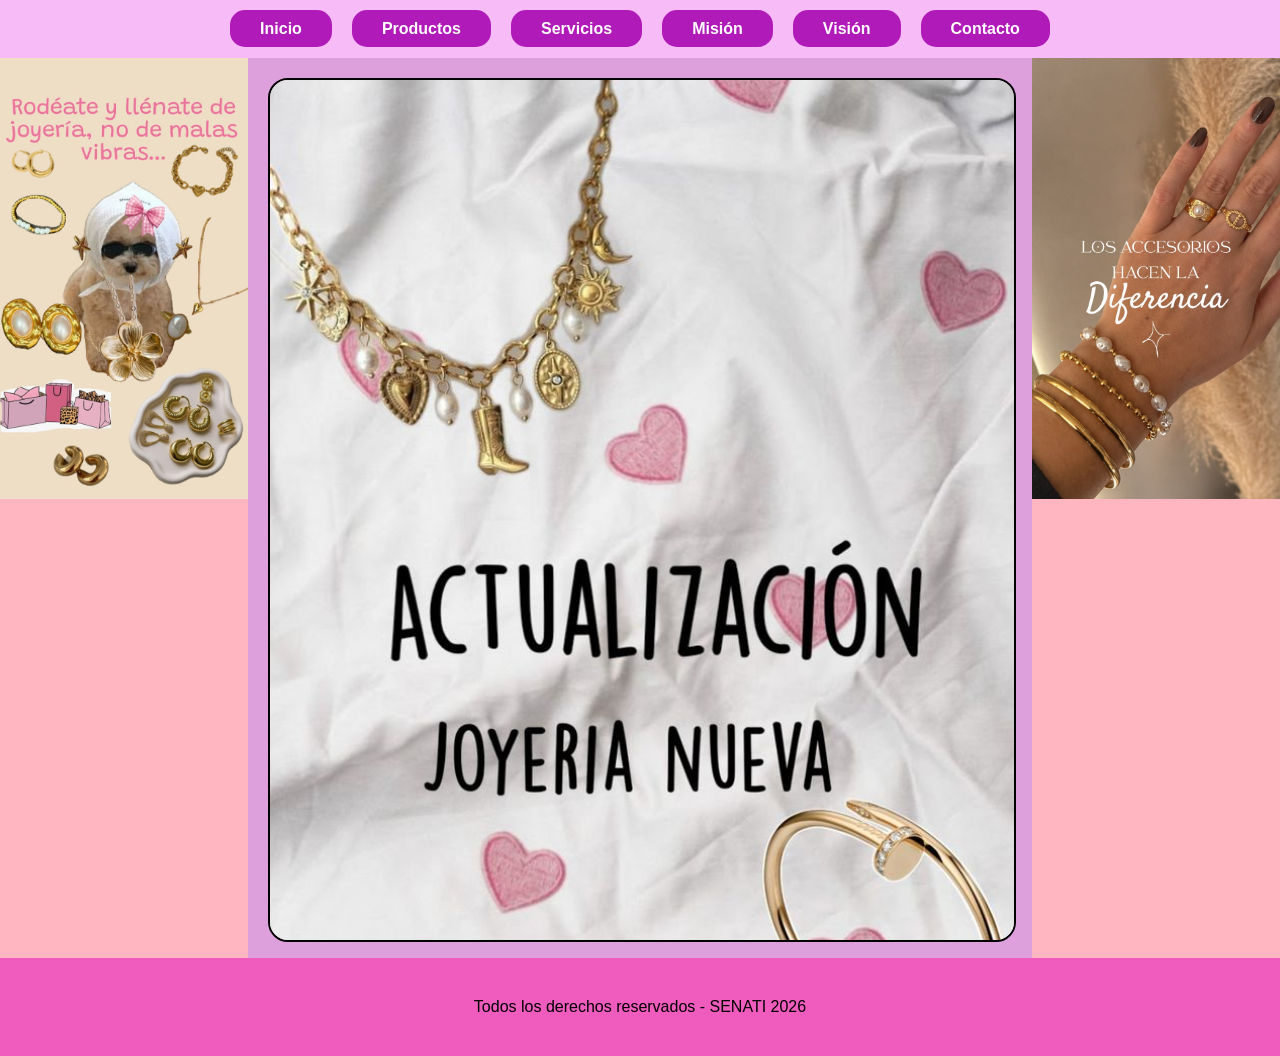
<file: index.html>
<!DOCTYPE html>
<html lang="es">
<head>
    <meta charset="UTF-8">
    <meta name="viewport" content="width=device-width, initial-scale=1.0">
    <title>HANNIEL JL</title>  
    <link rel="stylesheet" href="estilos.css">
</head>
</body>
        </header>
      </nav>
            <ul id="menú">
                <li><a href="portada.html" target="frame_contenido">Inicio</a></li>
                <li><a href="productos.html" target="frame_contenido">Productos</a></li>
                <li><a href="servicios.html" target="frame_contenido">Servicios</a></li>
                <li><a href="misión.html" target="frame_contenido">Misión</a></li>
                <li><a href="visión.html" target="frame_contenido">Visión</a></li>
                <li><a href="contacto.html" target="frame_contenido">Contacto</a></li>
            </ul>
        </nav>
    </header>
    <div id="contenedor">
        <div id="publicidad1">
            <p></p>
            <img src="imagenes/WhatsApp Image 2026-09-01 at 07.32.45.jpeg" alt="">
        </div>
        <div id="contenido">
    <iframe name="frame_contenido" src="portada.html" frameborder="2"></iframe>
        </div>
        <div id="publicidad2">
            <p></p>
            <img src="imagenes/WhatsApp Image 2026-09-01 at 07.32.44.jpeg" alt="">
        </div>

    </div>
    <footer>
        <P>Todos los derechos reservados - SENATI 2026</P>
    </footer>    
    </body>
    </html>
</file>
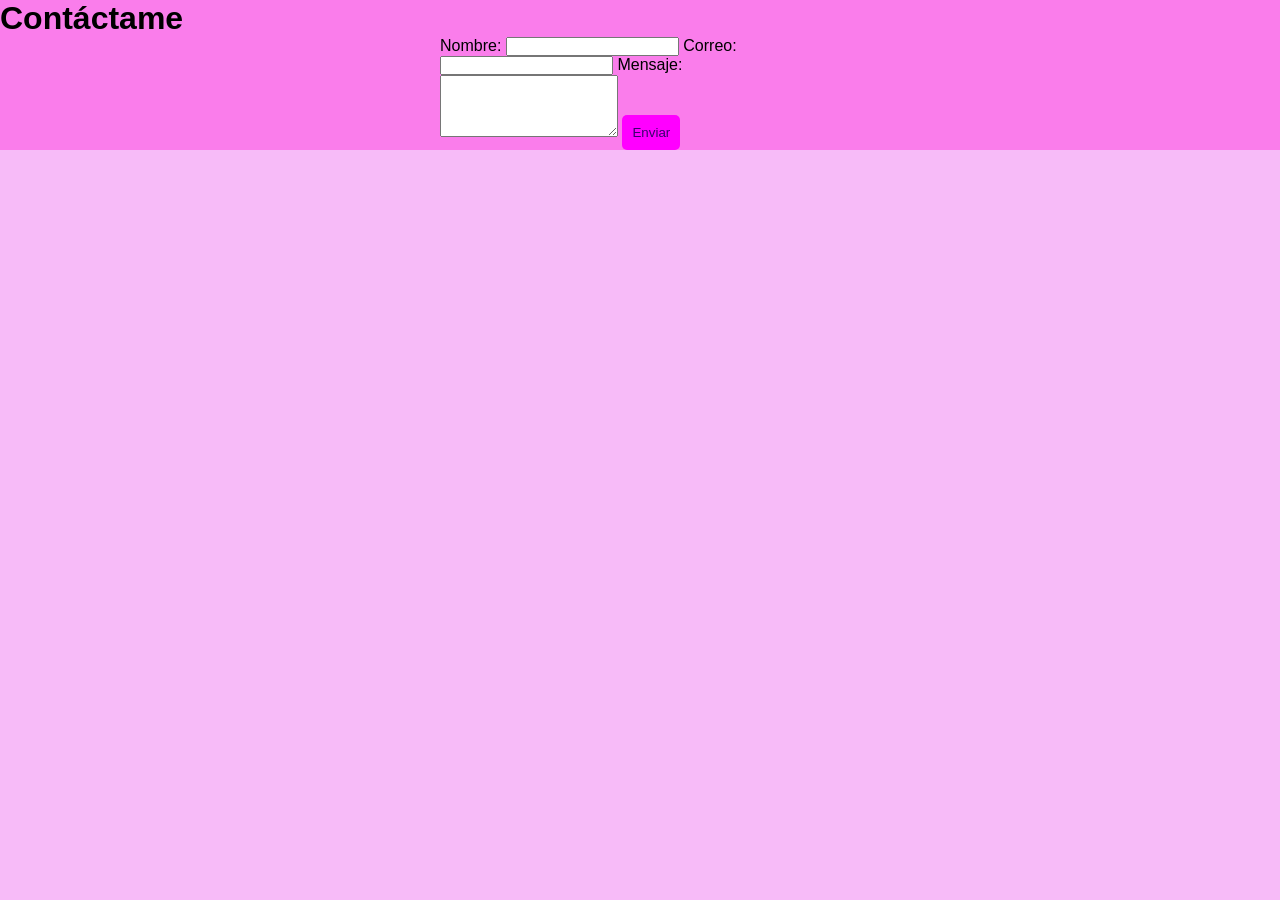
<file: contacto.html>
<!DOCTYPE html>
<html lang="es">
<head>
    <meta charset="UTF-8">
    <meta name="viewport" content="width=device-width, initial-scale=1.0">
    <title>contacto</title>
    <link rel="stylesheet" href="estilos.css">
</head>
<body>
    <div class="contacto">
        <h1>Contáctame</h1>
        <form action="">
            <label for="">Nombre:</label>
            <input type="text" name="nombre" required>
            <label for="">Correo:</label>
            <input type="text" name="Correo" required>
            <label for="">Mensaje:</label>
            <textarea name="mensaje" rows="4" required></textarea>
            <button>Enviar</button>
        </form>
    </div>
</body>
</html>
</file>
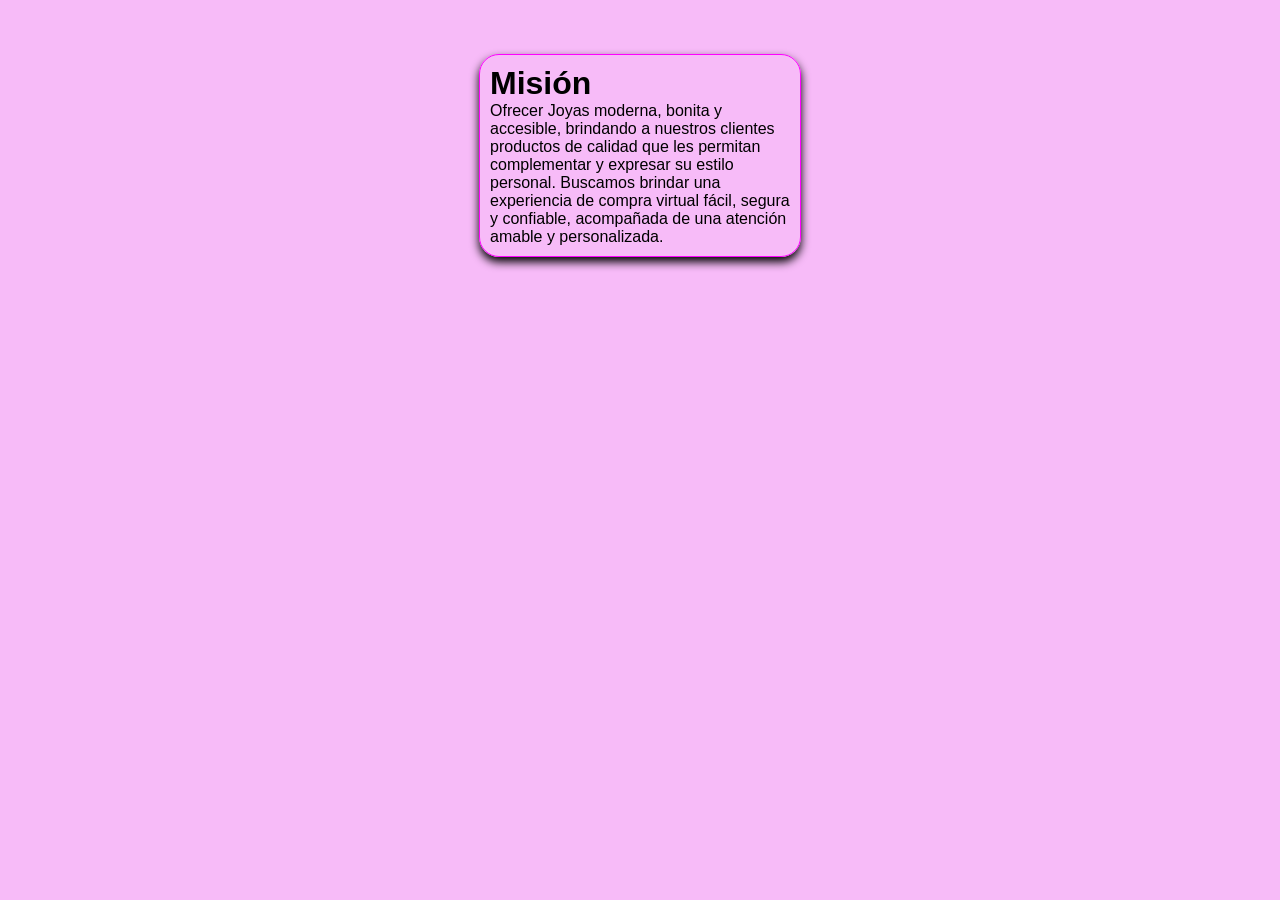
<file: mision.html>
<!DOCTYPE html>
<html lang="es">
<head>
    <meta charset="UTF-8">
    <meta name="viewport" content="width=device-width, initial-scale=1.0">
    <title>Misión</title>
    <link rel="stylesheet" href="estilos.css">
</head>
<body>
    <br>
    <br>
    <br>
    <div class="mis_vis">
        <h1>Misión</h1>
        <p>Ofrecer Joyas moderna, bonita y accesible, brindando a nuestros clientes productos de calidad que les permitan complementar y expresar su estilo personal. Buscamos brindar una experiencia de compra virtual fácil, segura y confiable, acompañada de una atención amable y personalizada.</p>

    </div>
</body>
</html>
</file>
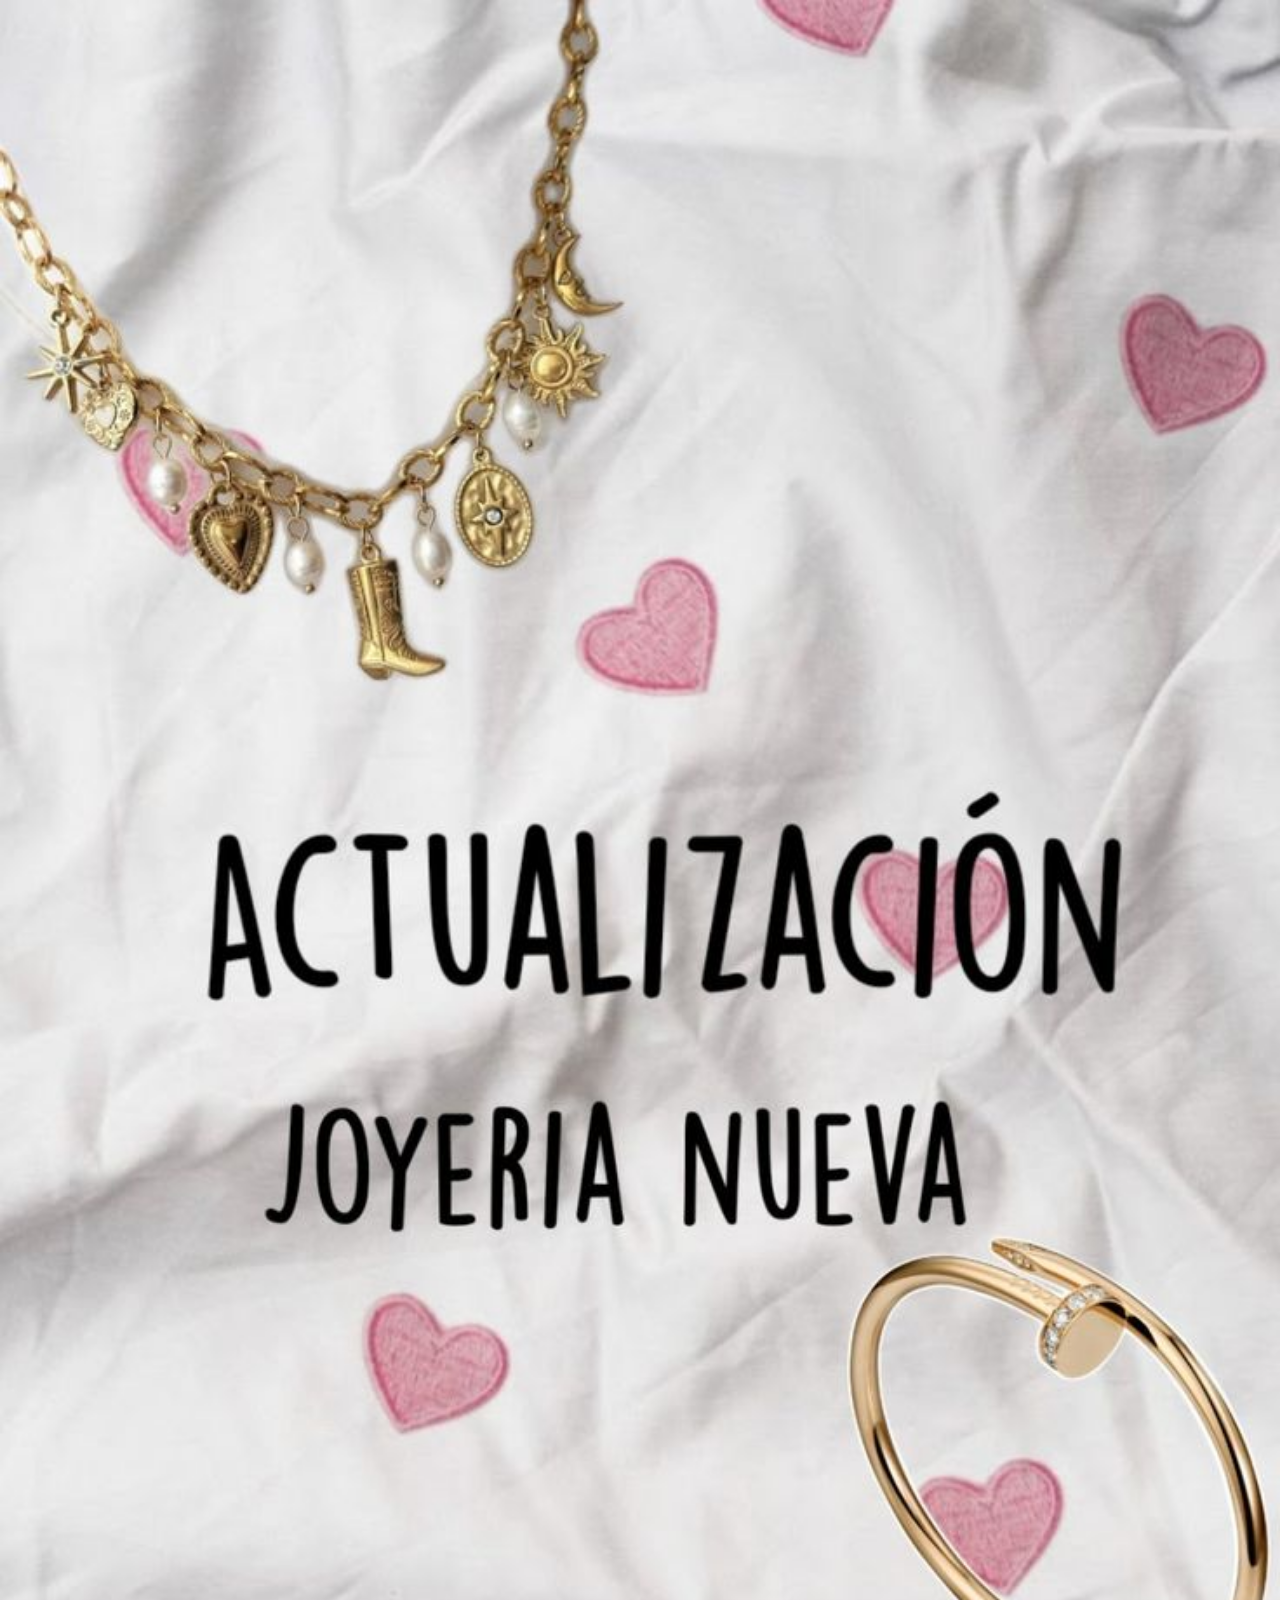
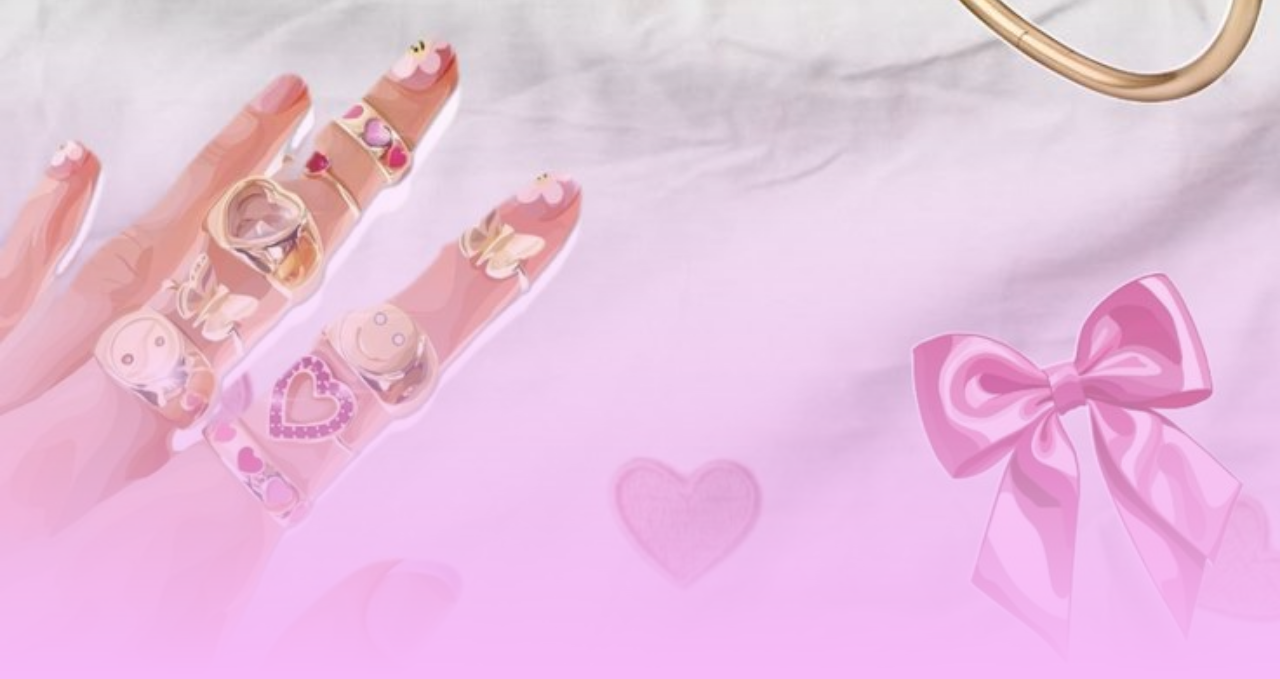
<file: portada.html>
<!DOCTYPE html>
<html lang="es">
<head>
    <meta charset="UTF-8">
    <meta name="viewport" content="width=device-width, initial-scale=1.0">
    <title>Portada</title>
    <link rel="stylesheet" href="estilos.css">
</head>
<body>
<div class="portada">
        <img src="imagenes/WhatsApp Image 2026-09-01 at 07.37.35.jpeg" alt="portada">
</div>  
</body>
</html>
</file>
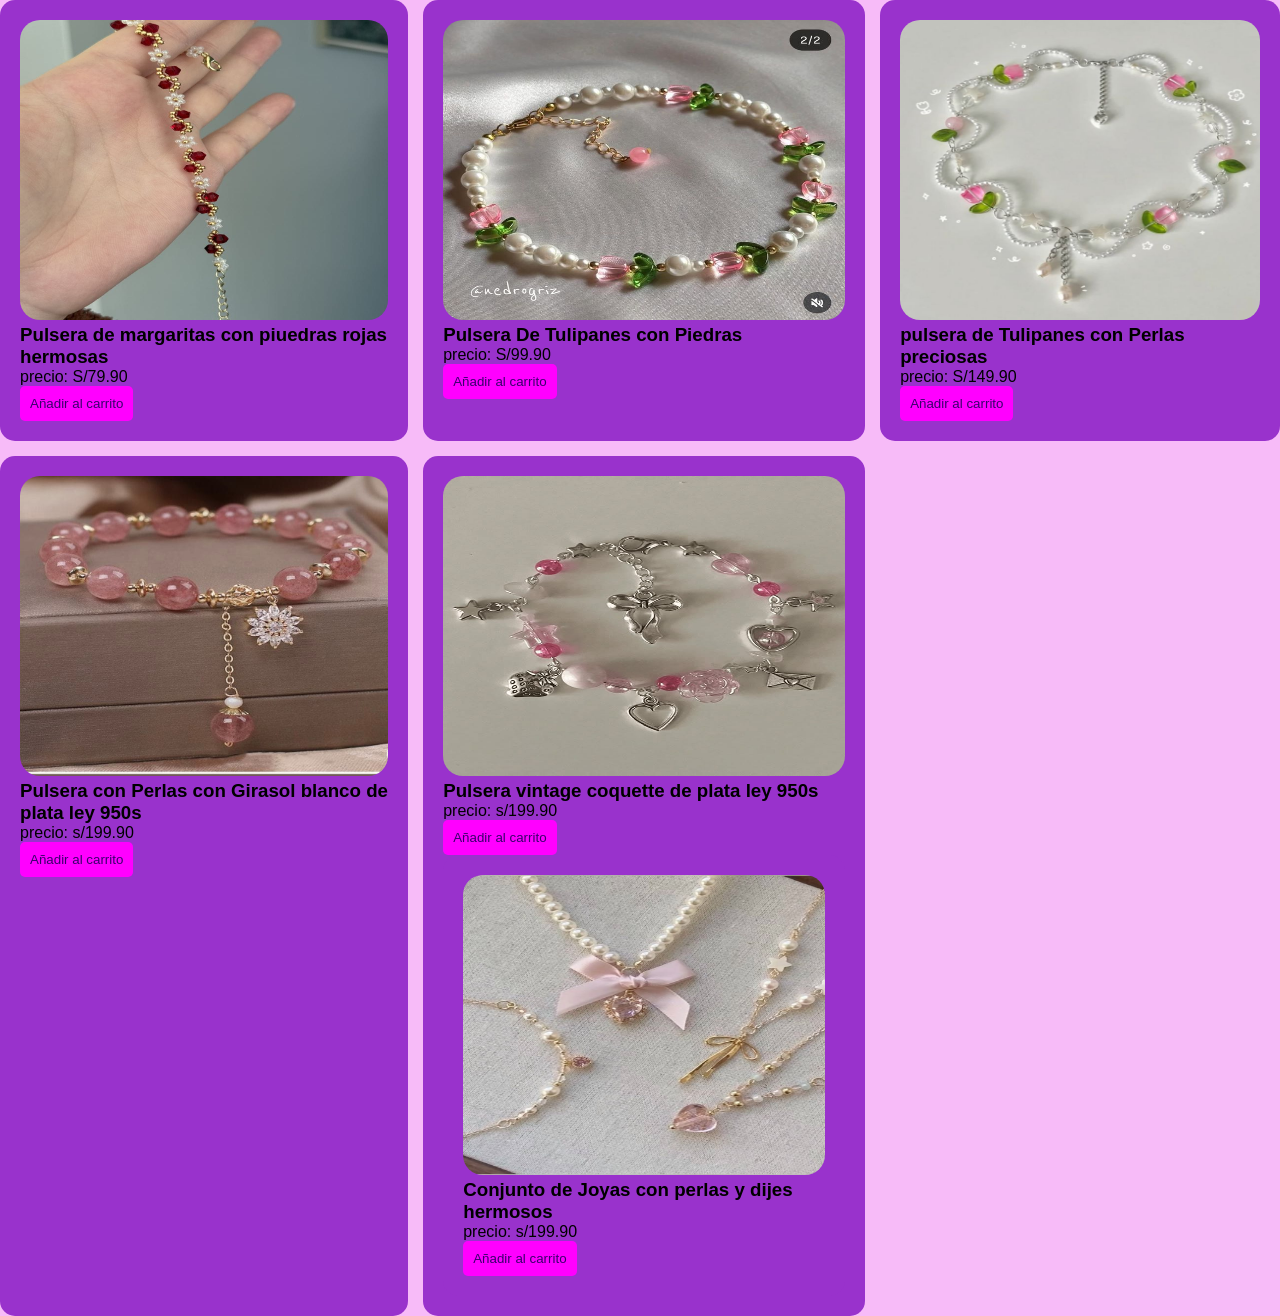
<file: productos.html>
<!DOCTYPE html>
<html lang="es">
<head>
    <meta charset="UTF-8">
    <meta name="viewport" content="width=device-width, initial-scale=1.0">
    <title>Document</title>
  <link rel="stylesheet" href="estilos.css">
</head>
<body>
    <div id="galería_productos">
    <div class="prod">
        <img src="imagenes/WhatsApp Image 2026-09-01 at 07.12.35 (2).jpeg" alt="">
        <h3> Pulsera de margaritas con piuedras rojas hermosas</h3>
        <p>precio: S/79.90</p>
        <button>Añadir al carrito</button>
    </div>
    <div class="prod">
        <img src="imagenes/WhatsApp Image 2026-09-01 at 07.12.34 (1).jpeg" alt="">
        <h3> Pulsera De Tulipanes con Piedras</h3>
        <p>precio: S/99.90</p>
        <button>Añadir al carrito</button>
    </div>
    <div class="prod">
        <img src="imagenes/WhatsApp Image 2026-09-01 at 07.12.34.jpeg" alt="">
        <h3> pulsera de Tulipanes con Perlas preciosas</h3>
        <p>precio: S/149.90</p>
        <button>Añadir al carrito</button>
    </div>
    <div class="prod">
        <img src="imagenes/WhatsApp Image 2026-09-01 at 07.12.34 (2).jpeg" alt="">
        <h3>Pulsera con Perlas con Girasol blanco de plata ley 950s</h3>
        <p>precio: s/199.90</p>
        <button>Añadir al carrito</button>
    </div>
    <div class="prod">
        <img src="imagenes/WhatsApp Image 2026-09-01 at 07.12.35 (1).jpeg" alt="">
        <h3>Pulsera vintage coquette de plata ley 950s</h3>
        <p>precio: s/199.90</p>
        <button>Añadir al carrito</button>
    <div class="prod">
        <img src="imagenes/WhatsApp Image 2026-09-01 at 07.12.35.jpeg" alt="">
        <h3>Conjunto de Joyas con perlas y dijes hermosos</h3>
        <p>precio: s/199.90</p>
        <button>Añadir al carrito</button>
</div>
    
</body>
</html>
</file>
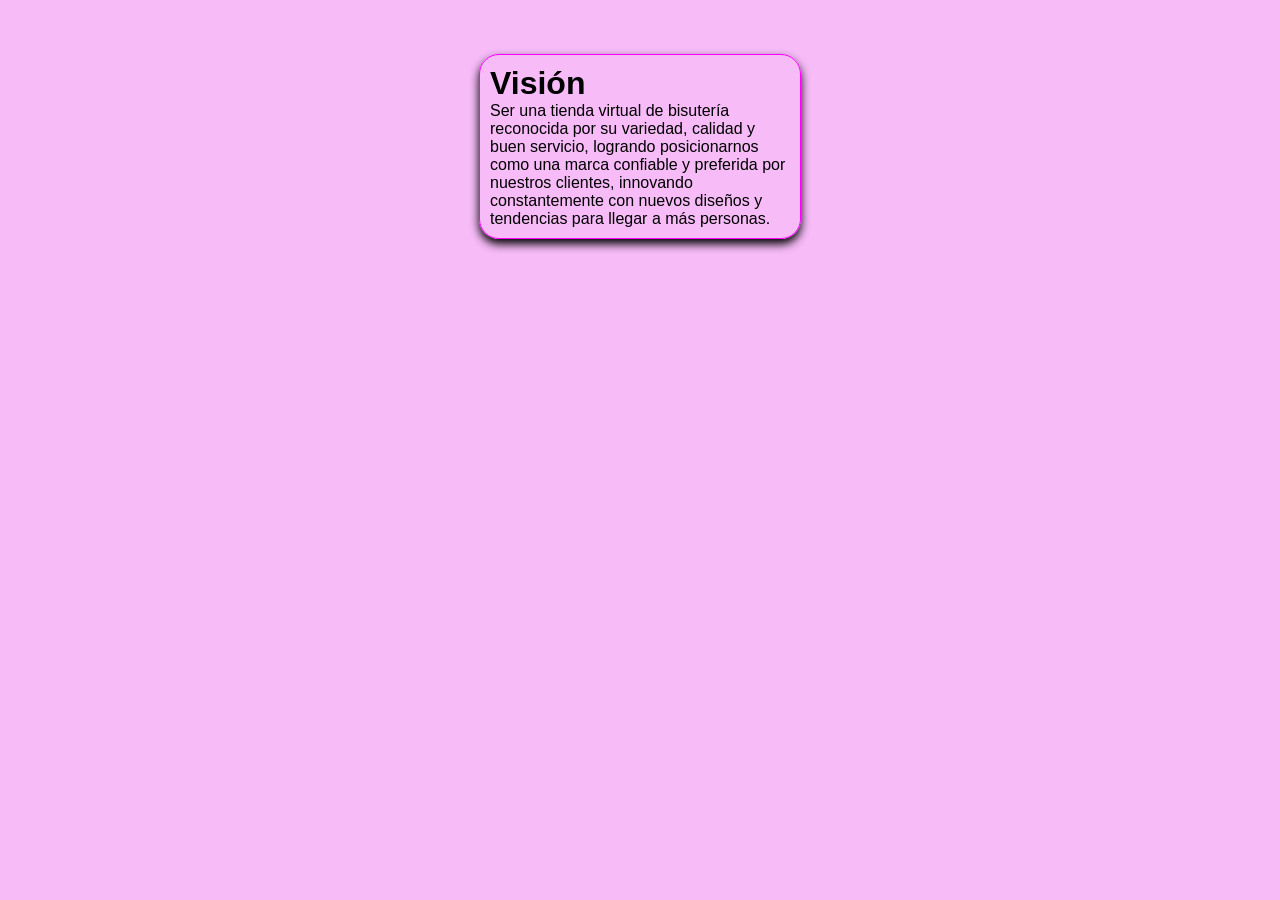
<file: vision.html>
<!DOCTYPE html>
<html lang="es">
<head>
    <meta charset="UTF-8">
    <meta name="viewport" content="width=device-width, initial-scale=1.0">
    <title>Visión</title>
    <link rel="stylesheet" href="estilos.css">
</head>
<body>
     <br>
    <br>
    <br>
    <div class="mis_vis">
        <h1>Visión</h1>
        <p>Ser una tienda virtual de bisutería reconocida por su variedad, calidad y buen servicio, logrando posicionarnos como una marca confiable y preferida por nuestros clientes, innovando constantemente con nuevos diseños y tendencias para llegar a más personas.</p>

    </div>
    
</body>
</html>
</file>
<file: estilos.css>
*{
    margin: 0;
    padding: 0;
}

/* aquí personalizo la fuente de la página y el color de fondo */
body{
    font-family: Arial, Helvetica, sans-serif;
  background-color: rgb(247, 187, 248);
}
/* aquí personalizo la cabecera o el menú de navegación */
header{
   background-color: rgb(238, 29, 169); 
   color: aliceblue;
   text-align: center;
}
#menú{
    list-style: none;
    display: flex;
    gap: 20px;
    justify-content: center;
    padding: 20px;
}
#menú a{
    text-decoration: none;   
    color: rgb(255, 255, 255);
    background-color: rgb(176, 26, 184);
    padding: 10px 30px;
    border-radius: 15px;
    font-weight: bold;
    transition: all 0.2s ease;
}
#menú a:hover{
background-color: rgb(240, 225, 250);
}

/* aqui voy a personalizar el cuerpo de mi página */
#contenedor{
    display: flex;
    min-height: 800px;
    min-height: 100vh;
}
#publicidad1{
    width: 20%;
    background-color: lightpink;
}
#contenido{
    width: 60%;
    background-color: plum;
    padding: 20px;
}
#publicidad2{
    width: 20%;
    background-color: lightpink;
}
iframe{
    width: 100%;
    height: 100%;
    border: 2px solid rgb(0, 0, 0);
    border-radius: 20px;
}
footer{
    padding: 40px;
    text-align: center;
    background-color: rgb(240, 91, 190);
}
/* aquí personalizo productos */

#galería_productos{
display: grid;
grid-template-columns: repeat(3, auto);
justify-content: center;
gap: 15px;
}
.prod{
    background-color: darkorchid;
    max-width: 1000px;
    padding: 20px;
    border-radius: 15px;
}
.prod img{
    width: 100%;
    max-height: 300px;
    border-radius: 20px;
}
.prod:hover{
    box-shadow: 0px 5px 10px;
    border: 1px solid purple;
}
button{
    padding: 10px;
    background-color: magenta;
    color: rgb(57, 1, 109);
    border: none;
    cursor: pointer;
    border-radius: 5px;
}
button:hover{
background-color: rgb(255, 0, 208);
}
#publicidad1 img{
    width: 100%;
}
#publicidad2 img{
    width: 100%;
}
.portada img{
    width: 100%;
    mask-image: linear-gradient(to bottom, rgba(0, 0, 0, 1) 70%, rgba(0, 0, 0, 0,) 100%);
    -webkit-mask-image: linear-gradient(to bottom, rgba(0, 0, 0, 1) 70%, rgba(0, 0, 0, 0) 100%);
}
.mis_vis{
    border: 1px solid rgb(255, 0, 255);
    width: 300px;
    border-radius: 20px;
    margin: auto;
    padding: 10px;
    box-shadow: 0px 5px 10px;
}
/* aquí personalizo contacto */
form{
    max-width: 400px;
    margin: auto;
    text-align: left;
}
.contacto{
    width: 100%;
    background-color: rgb(250, 125, 235);
}|
input, textarea{
    width: 100%;
    padding: 10px;
    border-radius: 10px;
}
#hamburguesa {
    font-size: 30px;
    cursor: pointer;
    display: none;
}
#activadormenu {
    display: none;
}
/* AQUÍ PERSONALIZO MI PÁGINA PARA QUE SE ADAPTE A OTROS DISPOSITIVOS*/
@media (max-width: 750px){
    #menu{
        flex-direction: column;
        gap: 1px;
        padding: 0px;
        display: none;
    }
    #menu{
        display:flex;
        justify-content: center;
    }
    #contenedor{
        flex-direction: column;
        text-align: center;
    }
    #publicidad1, #contenido, #publicidad2{
        width: 100%;
    } 
    #publicidad1 img{
        width: 200px;
    }
    #publicidad2 img{
        width: 200px;
    }
    iframe{
        height: 500px;
    }
    #galeria_prod{
        grid-template-columns: repeat(1,auto);
    }
    #hamburguesa{
        display: block;
    }
    #activadormnenu:checked + #hamburguesa + #menu{
        display: flex;
    }
}
</file>
